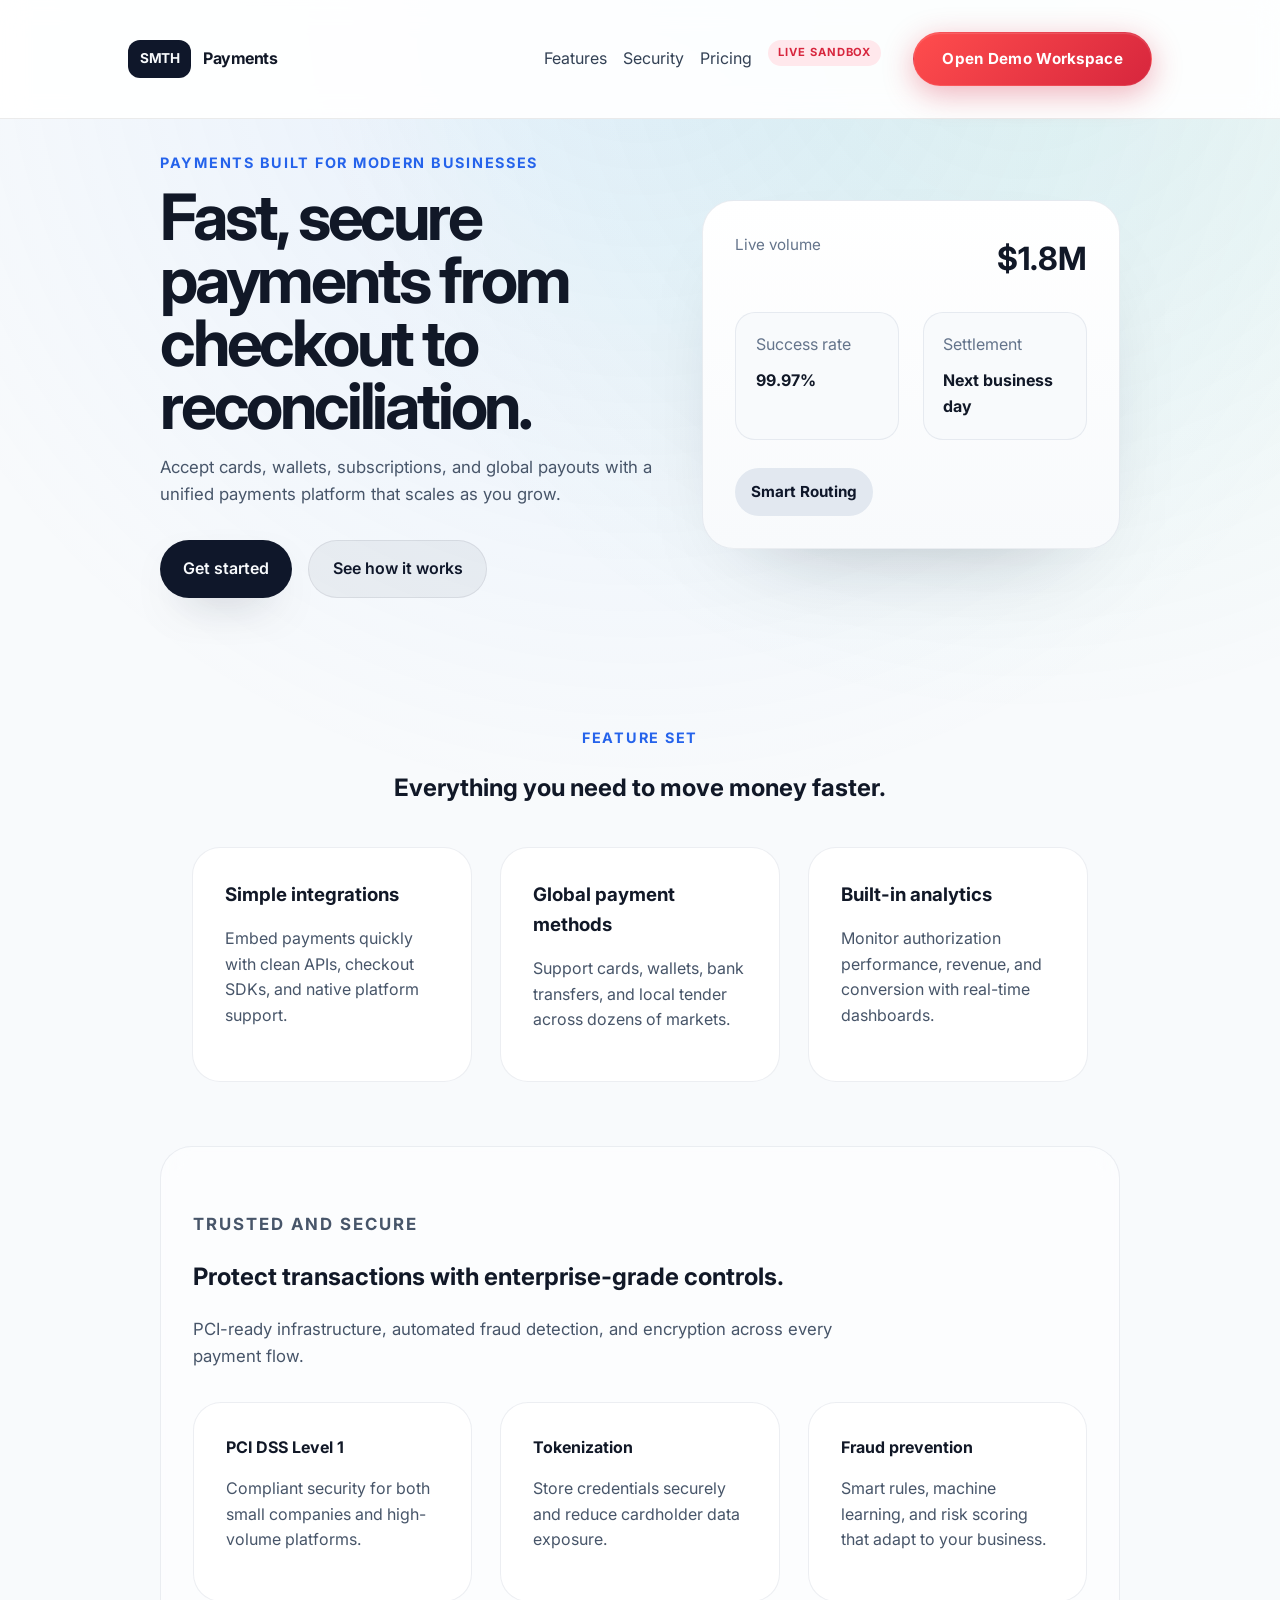
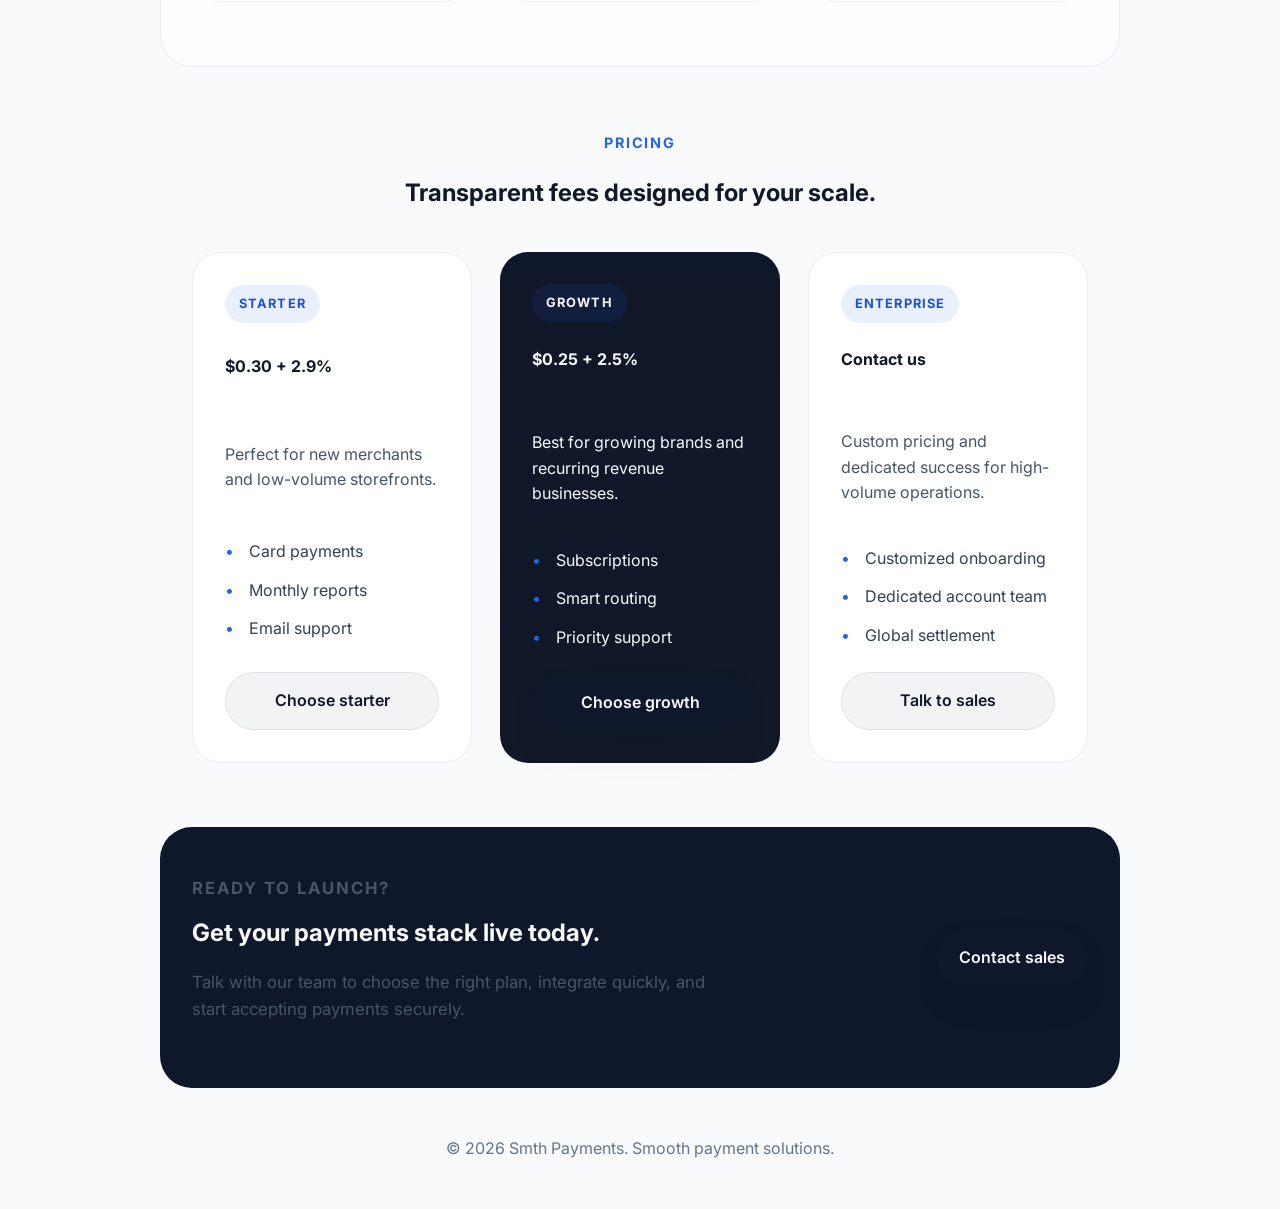
<file: index.html>
<!DOCTYPE html>
<html lang="en">
<head>
  <meta charset="UTF-8" />
  <meta name="viewport" content="width=device-width, initial-scale=1.0" />
  <title>Smth Payments | Smooth payment solutions</title>
  <link rel="preconnect" href="https://fonts.googleapis.com" />
  <link rel="preconnect" href="https://fonts.gstatic.com" crossorigin />
  <link href="https://fonts.googleapis.com/css2?family=Inter:wght@400;500;600;700;800&display=swap" rel="stylesheet" />
  <link rel="stylesheet" href="styles.css" />
</head>
<body>
  <header class="site-header">
    <div class="site-brand">
      <div class="mark">SMTH</div>
      <span>Payments</span>
    </div>
    <nav class="site-nav">
      <a href="#features">Features</a>
      <a href="#security">Security</a>
      <a href="#pricing">Pricing</a>
      <span class="demo-pill">
      LIVE SANDBOX
      </span>
      <br>
      <button type="button" id="open-demo" class="look-at-me">Open Demo Workspace</button>
    </nav>
  </header>

  <main>
    <section class="hero section-hero">
      <div class="hero-copy">
        <p class="eyebrow">Payments built for modern businesses</p>
        <h1>Fast, secure payments from checkout to reconciliation.</h1>
        <p class="hero-text">Accept cards, wallets, subscriptions, and global payouts with a unified payments platform that scales as you grow.</p>
        <div class="hero-actions">
          <a href="#pricing" class="button button-primary">Get started</a>
          <a href="#features" class="button button-outline">See how it works</a>
        </div>
      </div>
      <div class="hero-visual">
        <div class="card-card">
          <div class="card-header">
            <span>Live volume</span>
            <strong>$1.8M</strong>
          </div>
          <div class="card-body">
            <div class="stat">
              <span class="stat-label">Success rate</span>
              <strong>99.97%</strong>
            </div>
            <div class="stat">
              <span class="stat-label">Settlement</span>
              <strong>Next business day</strong>
            </div>
          </div>
          <div class="plan-chip">Smart Routing</div>
        </div>
      </div>
    </section>

    <section id="features" class="section features">
      <div class="section-intro">
        <p class="eyebrow">Feature set</p>
        <h2>Everything you need to move money faster.</h2>
      </div>
      <div class="grid grid-3">
        <article class="feature-card">
          <h3>Simple integrations</h3>
          <p>Embed payments quickly with clean APIs, checkout SDKs, and native platform support.</p>
        </article>
        <article class="feature-card">
          <h3>Global payment methods</h3>
          <p>Support cards, wallets, bank transfers, and local tender across dozens of markets.</p>
        </article>
        <article class="feature-card">
          <h3>Built-in analytics</h3>
          <p>Monitor authorization performance, revenue, and conversion with real-time dashboards.</p>
        </article>
      </div>
    </section>

    <section id="security" class="section security">
      <div class="security-copy">
        <p class="eyebrow">Trusted and secure</p>
        <h2>Protect transactions with enterprise-grade controls.</h2>
        <p>PCI-ready infrastructure, automated fraud detection, and encryption across every payment flow.</p>
      </div>
      <div class="security-list">
        <div class="security-item">
          <strong>PCI DSS Level 1</strong>
          <p>Compliant security for both small companies and high-volume platforms.</p>
        </div>
        <div class="security-item">
          <strong>Tokenization</strong>
          <p>Store credentials securely and reduce cardholder data exposure.</p>
        </div>
        <div class="security-item">
          <strong>Fraud prevention</strong>
          <p>Smart rules, machine learning, and risk scoring that adapt to your business.</p>
        </div>
      </div>
    </section>

    <section id="pricing" class="section pricing">
      <div class="section-intro">
        <p class="eyebrow">Pricing</p>
        <h2>Transparent fees designed for your scale.</h2>
      </div>
      <div class="grid grid-3">
        <article class="pricing-card">
          <span class="plan-label">Starter</span>
          <strong>$0.30 + 2.9%</strong>
          <p>Perfect for new merchants and low-volume storefronts.</p>
          <ul>
            <li>Card payments</li>
            <li>Monthly reports</li>
            <li>Email support</li>
          </ul>
          <a href="#contact" class="button button-outline">Choose starter</a>
        </article>
        <article class="pricing-card featured">
          <span class="plan-label">Growth</span>
          <strong>$0.25 + 2.5%</strong>
          <p>Best for growing brands and recurring revenue businesses.</p>
          <ul>
            <li>Subscriptions</li>
            <li>Smart routing</li>
            <li>Priority support</li>
          </ul>
          <a href="#contact" class="button button-primary">Choose growth</a>
        </article>
        <article class="pricing-card">
          <span class="plan-label">Enterprise</span>
          <strong>Contact us</strong>
          <p>Custom pricing and dedicated success for high-volume operations.</p>
          <ul>
            <li>Customized onboarding</li>
            <li>Dedicated account team</li>
            <li>Global settlement</li>
          </ul>
          <a href="#contact" class="button button-outline">Talk to sales</a>
        </article>
      </div>
    </section>

    <section id="contact" class="section contact">
      <div class="contact-copy">
        <p class="eyebrow">Ready to launch?</p>
        <h2>Get your payments stack live today.</h2>
        <p>Talk with our team to choose the right plan, integrate quickly, and start accepting payments securely.</p>
      </div>
      <a href="mailto:sales@smth-payments.com" class="button button-primary">Contact sales</a>
    </section>
  </main>

  <footer class="site-footer">
    <p>© 2026 Smth Payments. Smooth payment solutions.</p>
  </footer>
  <dialog id="demo-dialog" class="demo-dialog">
  <form id="demo-form">
    <button
      id="close-demo-dialog"
      class="dialog-close"
      type="button"
      aria-label="Close"
    >
      ×
    </button>

    <h2>Welcome to the SMTH Payments demo</h2>

    <p>
      Enter your name to personalise the dashboard. You can explore customer
      records, review payments, issue refunds and reset the demo data at any
      time.
    </p>

    <label for="demo-name">Your name</label>

    <input
      id="demo-name"
      name="name"
      type="text"
      autocomplete="given-name"
      placeholder="For example, Karen"
      required
    >

    <button class="button button-primary" type="submit">
      Open dashboard
    </button>
  </form>
</dialog>
<script>
  const demoDialog = document.querySelector('#demo-dialog');
  const demoForm = document.querySelector('#demo-form');
  const openDemoButton = document.querySelector('#open-demo');
  const closeDemoButton = document.querySelector('#close-demo-dialog');

  openDemoButton.addEventListener('click', () => {
    const savedName = localStorage.getItem('smth-demo-name');

    if (savedName) {
      window.location.href = '/dashboard.html';
      return;
    }

    demoDialog.showModal();
  });

  closeDemoButton.addEventListener('click', () => {
    demoDialog.close();
  });

  demoForm.addEventListener('submit', (event) => {
    event.preventDefault();

    const formData = new FormData(demoForm);
    const name = String(formData.get('name')).trim();

    if (!name) {
      return;
    }

    localStorage.setItem('smth-demo-name', name);
    window.location.href = '/dashboard.html';
  });
</script>
</body>
</html>
</file>
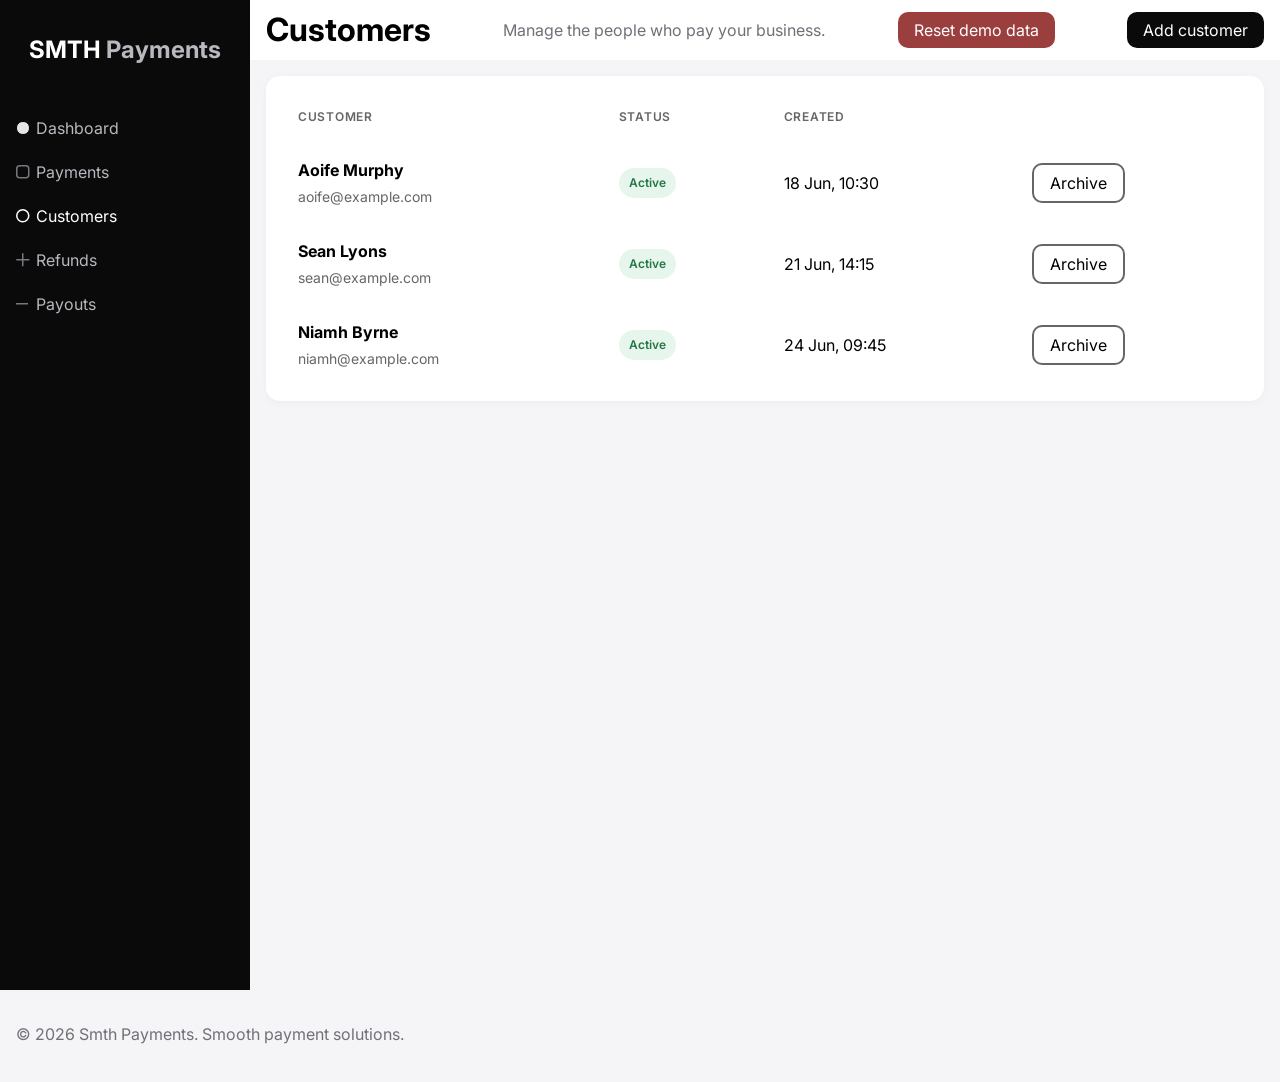
<file: customers.html>
<!DOCTYPE html>
<html lang="en">
<head>
<meta charset="UTF-8" />
<meta name="viewport" content="width=device-width, initial-scale=1.0" />
<title>Demo Dashboard Customers | Smth Payments</title>
<link rel="preconnect" href="https://fonts.googleapis.com">
<link rel="preconnect" href="https://fonts.gstatic.com" crossorigin>
<link href="https://fonts.googleapis.com/css2?family=Inter:ital,opsz,wght@0,14..32,100..900;1,14..32,100..900&family=VT323&display=swap" rel="stylesheet">
<link rel="stylesheet" href="styles-demo.css" />
</head>
<body>
    <main>
        <div class="sidebar">
            <h1>SMTH <span>Payments</span></h1>
            <nav class="site-nav">
                <ul>
                    <li class="icon icon-dashboard"><a href="/dashboard.html" class="active">Dashboard</a></li>
                    <li class="icon icon-payments"><a href="/payments.html">Payments</a></li>
                    <li class="icon icon-customers active"><a href="/customers.html">Customers</a></li>
                    <li class="icon icon-refunds"><a href="/refunds.html">Refunds</a></li>
                    <li class="icon icon-payouts"><a href="/payouts.html">Payouts</a></li>
                </ul>
            </nav>
            
        </div>
        <div class="all-content">
            <div class="top-bar">
                <h1>Customers</h1>
                <p>Manage the people who pay your business.</p>
                <button id="reset-demo-data" type="button" class="button-danger">
                    Reset demo data
                </button>
                <button id="open-customer-form" class="button button-primary" type="button">
                    Add customer
                </button>
            </div>
        <main class="main-content">
  <header class="page-header">
    <div>
     
    </div>

    
  </header>

  <section class="panel">
    <form id="customer-form" class="customer-form" hidden>
      <div>
        <label for="customer-name">Name</label>
        <input id="customer-name" name="name" required>
      </div>

      <div>
        <label for="customer-email">Email</label>
        <input id="customer-email" name="email" type="email" required>
      </div>

      <div class="form-actions">
        <button type="submit" class="button button-primary">
          Save customer
        </button>

        <button id="cancel-customer-form" type="button" class="button">
          Cancel
        </button>
      </div>
    </form>

    <div class="table-wrapper">
      <table class="payments-table">
        <thead>
          <tr>
            <th>Customer</th>
            <th>Status</th>
            <th>Created</th>
            <th></th>
          </tr>
        </thead>

        <tbody id="customers-body"></tbody>
      </table>
    </div>
  </section>
</main>


    <footer class="site-footer">
        <p>© 2026 Smth Payments. Smooth payment solutions.</p>
    </footer>
<script type="module" src="/js/customers.js"></script>
</body>
</html>
</file>
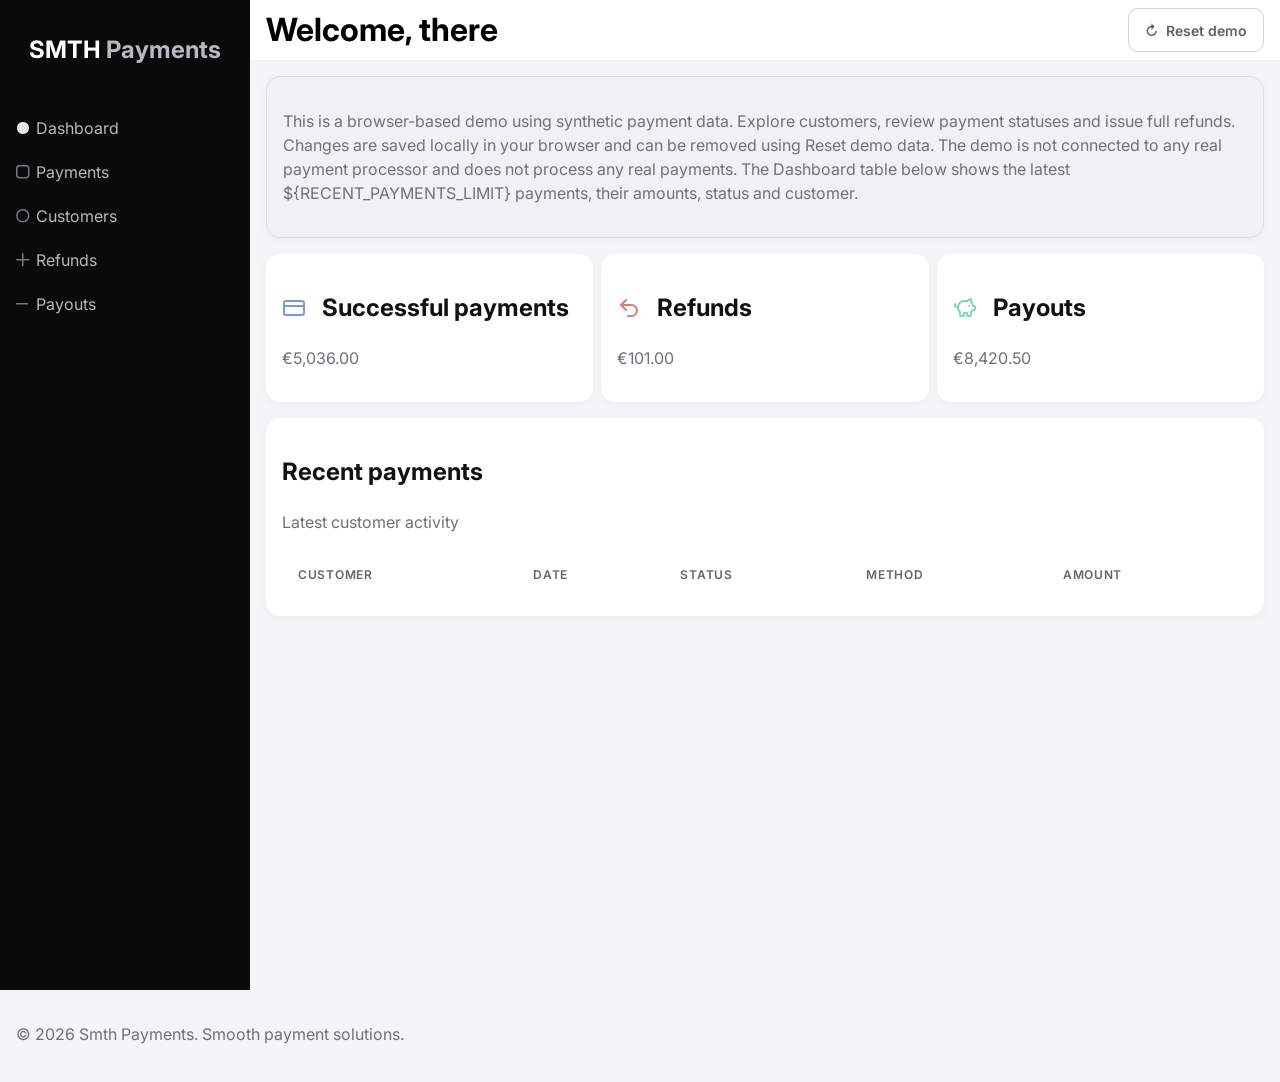
<file: dashboard.html>
<!DOCTYPE html>
<html lang="en">
<head>
<meta charset="UTF-8" />
<meta name="viewport" content="width=device-width, initial-scale=1.0" />
<title>Demo Dashboard | Smth Payments</title>
<link rel="preconnect" href="https://fonts.googleapis.com">
<link rel="preconnect" href="https://fonts.gstatic.com" crossorigin>
<link href="https://fonts.googleapis.com/css2?family=Inter:ital,opsz,wght@0,14..32,100..900;1,14..32,100..900&family=VT323&display=swap" rel="stylesheet">
<link rel="stylesheet" href="styles-demo.css" />
<script type="module">
    import { RECENT_PAYMENTS_LIMIT } from '/js/dashboard.js';
</script>
</head>
<body>
    <main>
        <div class="sidebar">
            <h1>SMTH <span>Payments</span></h1>
            <nav class="site-nav">
                <ul>
                    <li class="icon icon-dashboard"><a href="/dashboard.html" class="active">Dashboard</a></li>
                    <li class="icon icon-payments"><a href="/payments.html">Payments</a></li>
                    <li class="icon icon-customers"><a href="/customers.html">Customers</a></li>
                    <li class="icon icon-refunds"><a href="/refunds.html">Refunds</a></li>
                    <li class="icon icon-payouts"><a href="/payouts.html">Payouts</a></li>
                </ul>
            </nav>
            
        </div>
        <div class="all-content">
            <div class="top-bar">
                <h1>Welcome, <span id="demo-user-name"> </span></h1>
                <button
                    id="reset-demo-data"
                    class="reset-demo-button"
                    type="button"
                    >
                    <span aria-hidden="true">↻</span>
                    Reset demo
                </button>
            </div>
            <div class="main-content">
                <div class="panel demo-notice">
                    <p>
                    This is a browser-based demo using synthetic payment data. Explore
                    customers, review payment statuses and issue full refunds. Changes are
                    saved locally in your browser and can be removed using Reset demo data.
                    The demo is not connected to any real payment processor and does not process any real payments.
                    The Dashboard table below shows the latest ${RECENT_PAYMENTS_LIMIT} payments, their amounts, status and customer.
                    </p>
                </div>
                <section class="panels grid grid-3">
                    <div class="panel">
                        <h2 class="payments2-img">Successful payments</h2>
                        <p id="payments-total">€0.00</p>
                    </div>
                    <div class="panel">
                        <h2 class="refunds-img">Refunds</h2>
                       <p id="refunds-total">€0.00</p>
                    </div>
                    <div class="panel">
                        <h2 class="payouts-img">Payouts</h2>
                       <p id="next-payout-total">€0.00</p>
                    </div>
                </section>
                <section class="panel">
                    <div class="panel-header">
                        <div>
                            <h2>Recent payments</h2>
                            <p>Latest customer activity</p>
                        </div>
                    </div>
                    <div class="table-wrapper">
                        <table class="payments-table">
                            <thead>
                                <tr>
                                    <th>Customer</th>
                                    <th>Date</th>
                                    <th>Status</th>
                                    <th>Method</th>
                                    <th>Amount</th>
                                </tr>
                            </thead>

                            <tbody id="recent-payments-body"></tbody>
                        </table>
                    </div>
                </section>
            </div>
        </div>
    </main>
<div>
    <footer class="site-footer">
        <p>© 2026 Smth Payments. Smooth payment solutions.</p>
    </footer>
</div>
<script type="module" src="/js/dashboard.js"></script>
</body>
</html>
</file>
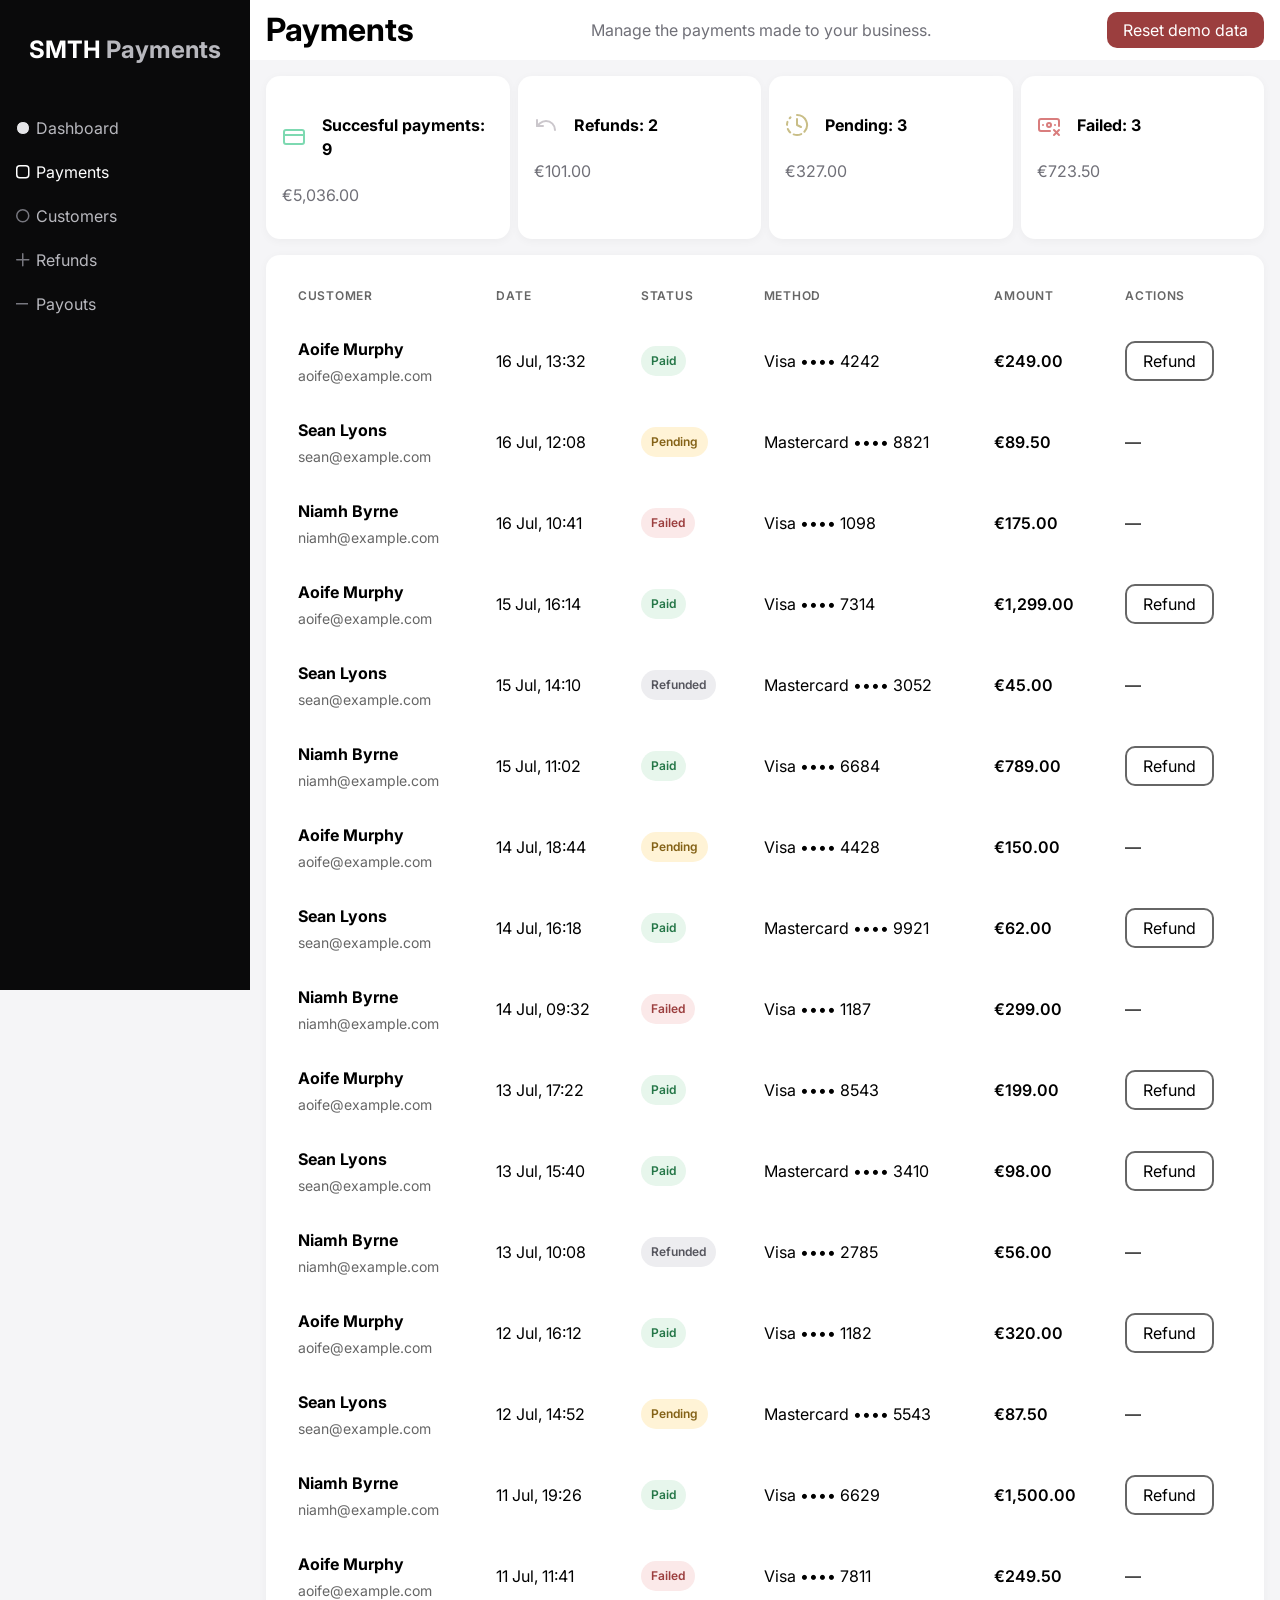
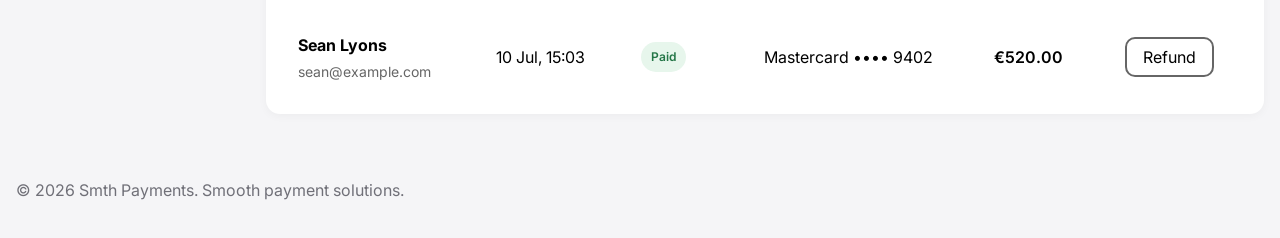
<file: payments.html>
<!DOCTYPE html>
<html lang="en">
<head>
<meta charset="UTF-8" />
<meta name="viewport" content="width=device-width, initial-scale=1.0" />
<title>Demo Payments Dashboard | Smth Payments</title>
<link rel="preconnect" href="https://fonts.googleapis.com">
<link rel="preconnect" href="https://fonts.gstatic.com" crossorigin>
<link href="https://fonts.googleapis.com/css2?family=Inter:ital,opsz,wght@0,14..32,100..900;1,14..32,100..900&family=VT323&display=swap" rel="stylesheet">
<link rel="stylesheet" href="styles-demo.css" />
</head>
<body>
    <main>
        <div class="sidebar">
            <h1>SMTH <span>Payments</span></h1>
            <nav class="site-nav">
                <ul>
                    <li class="icon icon-dashboard"><a href="/dashboard.html" class="active">Dashboard</a></li>
                    <li class="icon icon-payments active"><a href="/payments.html">Payments</a></li>
                    <li class="icon icon-customers"><a href="/customers.html">Customers</a></li>
                    <li class="icon icon-refunds"><a href="/refunds.html">Refunds</a></li>
                    <li class="icon icon-payouts"><a href="/payouts.html">Payouts</a></li>
                </ul>
            </nav>         
        </div>
        <div class="all-content">
            <div class="top-bar">
                <h1>Payments</h1>
                <p>Manage the payments made to your business.</p>
                <button id="reset-demo-data" type="button" class="button-danger">
                    Reset demo data
                </button>
            </div>
            <div class="main-content">
                <header class="page-header">
                  <div class="summary grid grid-4">
                    <div class="summary-item panel">
                      <h4 class="payments3-img">Succesful payments: <span id="total-payments">0</span></h4>
                      <p id="total-revenue">0.00</p>
                    </div>
                    
                    <div class="summary-item panel">
                      <h4 class="refunds-grey-img">Refunds: <span id="total-refunds-number">0</span></h4>
                      <p id="total-refunds">0.00</p>
                    </div>
                    
                    <div class="summary-item panel">
                      <h4 class="pending-img">Pending: <span id="total-pending-number">0</span></h4>
                      <p id="total-pending">0.00</p>
                    </div>

                    <div class="summary-item panel">
                      <h4 class="failed-img">Failed: <span id="total-failed-number">0</span></h4>
                      <p id="total-failed">0.00</p>
                    </div>
                  </div>
                </header>
                <section class="panel">
                  <div
                    id="payments-message"
                    class="page-message"
                    role="status"
                    hidden
                  ></div>

                  <div class="table-wrapper">
                    <table class="payments-table">
                      <thead>
                        <tr>
                          <th>Customer</th>
                          <th>Date</th>
                          <th>Status</th>
                          <th>Method</th>
                          <th>Amount</th>
                          <th>Actions</th>
                        </tr>
                      </thead>

                      <tbody id="payments-body"></tbody>
                    </table>
                  </div>
                </section>
           
            </div>
    </main>
    <footer class="site-footer">
        <p>© 2026 Smth Payments. Smooth payment solutions.</p>
    </footer>
<script type="module" src="/js/payments.js"></script>
</body>
</html>
</file>
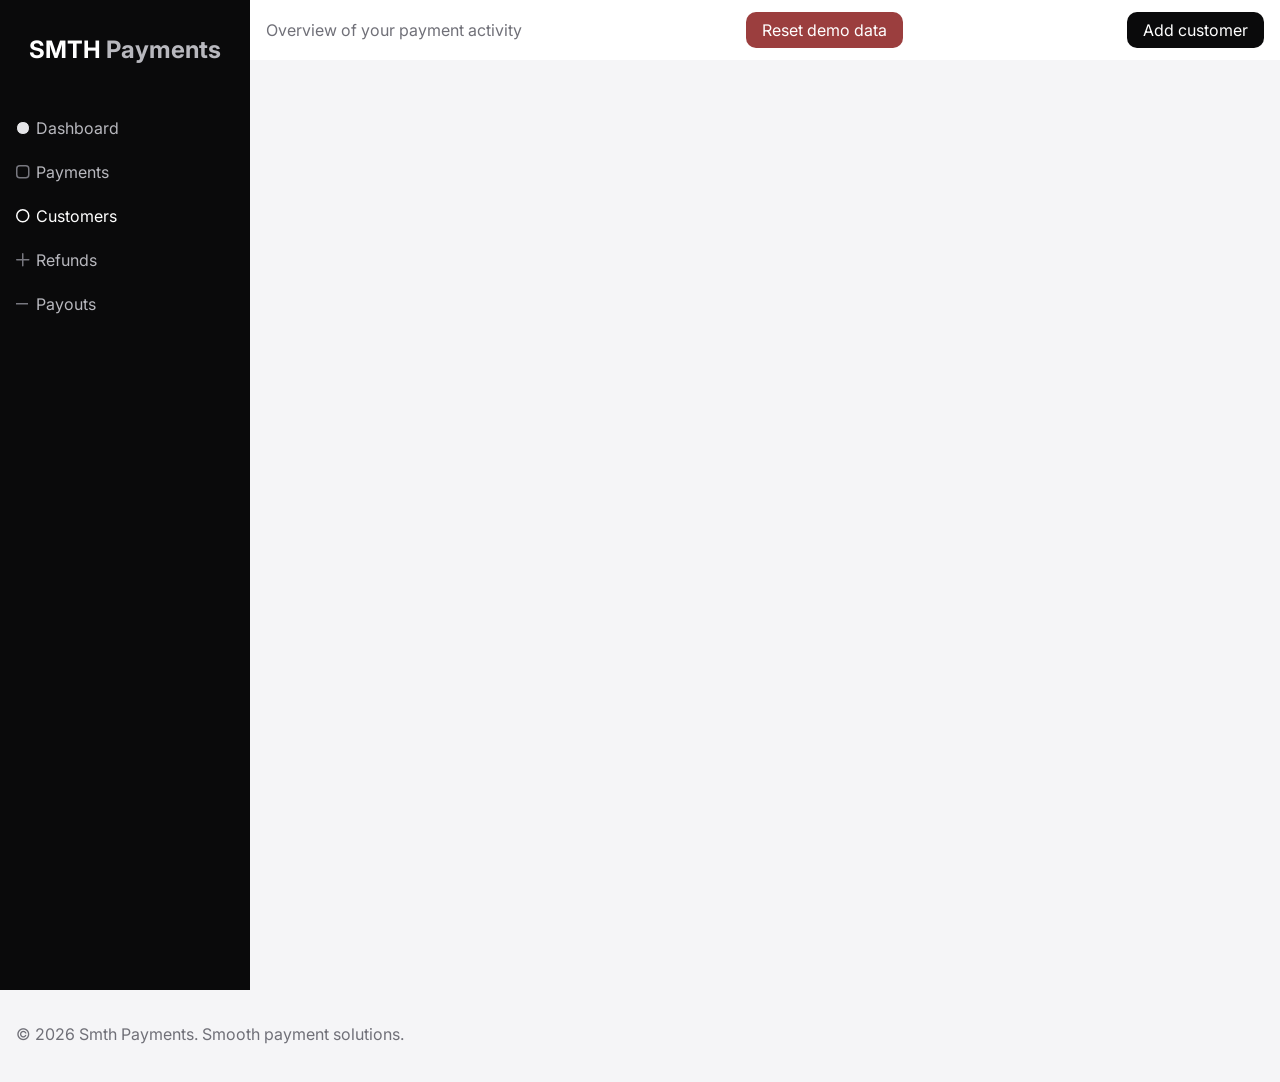
<file: template.html>
<!DOCTYPE html>
<html lang="en">
<head>
<meta charset="UTF-8" />
<meta name="viewport" content="width=device-width, initial-scale=1.0" />
<title>Demo Dashboard | Smth Payments</title>
<link rel="preconnect" href="https://fonts.googleapis.com">
<link rel="preconnect" href="https://fonts.gstatic.com" crossorigin>
<link href="https://fonts.googleapis.com/css2?family=Inter:ital,opsz,wght@0,14..32,100..900;1,14..32,100..900&family=VT323&display=swap" rel="stylesheet">
<link rel="stylesheet" href="styles-demo.css" />
</head>
<body>
    <main>
        <div class="sidebar">
            <h1>SMTH <span>Payments</span></h1>
            <nav class="site-nav">
                <ul>
                    <li class="icon icon-dashboard"><a href="/dashboard.html" class="active">Dashboard</a></li>
                    <li class="icon icon-payments"><a href="/payments.html">Payments</a></li>
                    <li class="icon icon-customers active"><a href="/customers.html">Customers</a></li>
                    <li class="icon icon-refunds"><a href="/refunds.html">Refunds</a></li>
                    <li class="icon icon-payouts"><a href="/payouts.html">Payouts</a></li>
                </ul>
            </nav>
            
        </div>
        <div class="all-content">
            <div class="top-bar">
                <p>Overview of your payment activity</p>
                <button id="reset-demo-data" type="button" class="button-danger">
                    Reset demo data
                </button>
                <button id="open-customer-form" class="button button-primary" type="button">
                    Add customer
                </button>
            </div>
            <main class="main-content">

            </main>    

    <footer class="site-footer">
        <p>© 2026 Smth Payments. Smooth payment solutions.</p>
    </footer>
<script type="module" src="/js/customers.js"></script>
</body>
</html>
</file>
<file: styles.css>
:root {
  color-scheme: light;
  font-family: 'Inter', system-ui, -apple-system, BlinkMacSystemFont, 'Segoe UI', sans-serif;
  background: #f5f7fb;
  color: #111827;
  font-size: 16px;
  line-height: 1.6;
}

* {
  box-sizing: border-box;
}

html, body {
  margin: 0;
  min-height: 100%;
}

body {
  background: radial-gradient(circle at top, rgba(96, 165, 250, 0.12), transparent 28%),
    radial-gradient(circle at 80% 0%, rgba(16, 185, 129, 0.1), transparent 24%),
    #f8fafc;
}
main {
    padding: 0 10rem;
}
img {
  max-width: 100%;
  display: block;
}

button, a {
  font: inherit;
}

a {
  color: inherit;
  text-decoration: none;
}

header {
  display: flex;
  justify-content: space-between;
  align-items: center;
  padding: 2rem 10%;
  margin: 0 auto;
  position: sticky;
  top: 0;
  z-index: 1000;

  background: rgba(255, 255, 255, 0.92);
  border-bottom: 1px solid rgba(0, 0, 0, 0.08);

  backdrop-filter: blur(14px);
  -webkit-backdrop-filter: blur(14px);
}

.site-brand {
  display: inline-flex;
  align-items: center;
  gap: 0.75rem;
  font-weight: 700;
  letter-spacing: -0.03em;
}

.site-brand .mark {
  padding: 0.5rem 0.75rem;
  border-radius: 0.75rem;
  background: #0f172a;
  color: #f8fafc;
  font-size: 0.85rem;
}

.site-nav {
  display: flex;
  align-items: center;
  gap: 1rem;
  flex-wrap: wrap;
}

.site-nav a {
  color: #334155;
}

.button {
  display: inline-flex;
  align-items: center;
  justify-content: center;
  border-radius: 999px;
  padding: 0.95rem 1.45rem;
  font-weight: 600;
  transition: transform 0.2s ease, box-shadow 0.2s ease, background-color 0.2s ease;
}

.button:hover {
  transform: translateY(-1px);
}

.button-primary {
  background: #0f172a;
  color: #f8fafc;
  box-shadow: 0 18px 45px -25px rgba(15, 23, 42, 0.7);
}

.button-secondary,
.button-outline {
  background: rgba(15, 23, 42, 0.05);
  color: #0f172a;
  border: 1px solid rgba(15, 23, 42, 0.08);
}

.section {
  max-width: 1180px;
  margin: 0 auto;
  padding: 4rem 2rem;
}

.section-intro {
  text-align: center;
  margin-bottom: 2.5rem;
}
.look-at-me {
    position: relative;
    display: inline-flex;
    align-items: center;
    justify-content: center;

    padding: 14px 28px;

    border-radius: 999px;

    font-weight: 700;
    font-size: 0.95rem;
    letter-spacing: .02em;

    color: white;
    text-decoration: none;

    background: linear-gradient(
        135deg,
        #ff4d4d,
        #d7263d
    );

    border: 1px solid rgba(255,255,255,.08);

    box-shadow:
        0 8px 30px rgba(215,38,61,.35),
        inset 0 1px 1px rgba(255,255,255,.15);

    transition:
        transform .2s ease,
        box-shadow .2s ease,
        filter .2s ease;

    overflow: hidden;
    cursor: pointer;
}
.look-at-me:before {

    content: "";

    position: absolute;

    top: 0;
    left: -120%;

    width: 60%;
    height: 100%;

    background:
        linear-gradient(
            90deg,
            transparent,
            rgba(255,255,255,.35),
            transparent
        );

    transform: skewX(-25deg);

    animation: demoShine 4s infinite;

}
.look-at-me:hover {
transform:
        translateY(-2px)
        scale(1.03);

    filter: brightness(1.08);

    box-shadow:
        0 14px 40px rgba(215,38,61,.45),
        inset 0 1px 1px rgba(255,255,255,.2);
      }
.look-at-me:active {

    transform: scale(.98);
}
@keyframes demoShine {

    0% {
        left: -120%;
    }

    30% {
        left: 140%;
    }

    100% {
        left: 140%;
    }

}

.demo-pill {

    display:inline-block;

    margin-bottom:12px;

    padding:4px 10px;

    border-radius:999px;

    background:#ffe8ec;

    color:#d7263d;

    font-size:.7rem;

    font-weight:700;

    letter-spacing:.08em;

    text-transform:uppercase;
}
.eyebrow {
  margin: 0 0 0.75rem;
  color: #2563eb;
  font-size: 0.9rem;
  font-weight: 700;
  letter-spacing: 0.12em;
  text-transform: uppercase;
}

.hero {
  display: grid;
  grid-template-columns: 1.1fr 0.9fr;
  gap: 2rem;
  align-items: center;
  padding-top: 2rem;
  padding-bottom: 4rem;
}

.hero-copy h1 {
  font-size: clamp(3rem, 5vw, 4.4rem);
  line-height: 0.98;
  margin: 0;
  letter-spacing: -0.05em;
}

.hero-text,
.security-copy p,
.contact-copy p {
  max-width: 44rem;
  color: #475569;
  font-size: 1.05rem;
}

.hero-actions {
  display: flex;
  flex-wrap: wrap;
  gap: 1rem;
  margin-top: 2rem;
}

.hero-visual {
  position: relative;
}

.card-card {
  position: relative;
  background: linear-gradient(180deg, #ffffff 0%, #f8fafc 100%);
  border: 1px solid rgba(148, 163, 184, 0.2);
  border-radius: 2rem;
  padding: 2rem;
  box-shadow: 0 40px 100px -60px rgba(15, 23, 42, 0.35);
  overflow: hidden;
}

.card-header {
  display: flex;
  justify-content: space-between;
  align-items: flex-start;
  gap: 1rem;
  margin-bottom: 1.75rem;
}

.card-header span {
  color: #64748b;
  font-size: 0.95rem;
}

.card-header strong {
  display: block;
  font-size: 2rem;
}

.card-body {
  display: grid;
  grid-template-columns: repeat(2, minmax(0, 1fr));
  gap: 1.5rem;
}

.stat {
  padding: 1.2rem;
  background: #f8fafc;
  border-radius: 1.25rem;
  border: 1px solid rgba(148, 163, 184, 0.18);
}

.stat-label {
  display: block;
  margin-bottom: 0.65rem;
  color: #64748b;
}

.plan-chip {
  display: inline-flex;
  margin-top: 1.75rem;
  padding: 0.75rem 1rem;
  border-radius: 999px;
  background: #e2e8f0;
  color: #0f172a;
  font-size: 0.95rem;
  font-weight: 700;
}

.features .grid,
.pricing .grid,
.security-list {
  display: grid;
  gap: 1.75rem;
}

.grid-3 {
  grid-template-columns: repeat(3, minmax(0, 1fr));
}

.feature-card,
.pricing-card,
.security-item {
  background: #ffffff;
  border: 1px solid rgba(148, 163, 184, 0.18);
  border-radius: 1.75rem;
  padding: 2rem;
}

.feature-card h3,
.pricing-card strong,
.security-item strong {
  margin: 0 0 1rem;
}

.feature-card p,
.pricing-card p,
.security-item p {
  color: #475569;
}

.pricing-card {
  display: flex;
  flex-direction: column;
  justify-content: space-between;
  gap: 1.5rem;
}

.pricing-card.featured {
  background: linear-gradient(180deg, #0f172a 0%, #111827 100%);
  color: #f8fafc;
  border: none;
}

.pricing-card.featured .plan-label,
.pricing-card.featured strong,
.pricing-card.featured p,
.pricing-card.featured li {
  color: #f8fafc;
}

.plan-label {
  display: inline-flex;
  align-items: center;
  justify-content: center;
  width: fit-content;
  border-radius: 999px;
  padding: 0.55rem 0.9rem;
  background: rgba(37, 99, 235, 0.1);
  color: #1d4ed8;
  text-transform: uppercase;
  letter-spacing: 0.08em;
  font-size: 0.8rem;
  font-weight: 700;
}

.pricing-card ul {
  list-style: none;
  padding: 0;
  margin: 0;
  display: grid;
  gap: 0.8rem;
}

.pricing-card li {
  position: relative;
  padding-left: 1.5rem;
  color: #334155;
}

.pricing-card li::before {
  content: '•';
  position: absolute;
  left: 0;
  top: 0;
  color: #2563eb;
}

.security {
  background: rgba(255, 255, 255, 0.52);
  backdrop-filter: blur(14px);
  border-radius: 2rem;
  border: 1px solid rgba(148, 163, 184, 0.18);
}

.security-copy {
  margin-bottom: 2rem;
}

.security-list {
  grid-template-columns: repeat(3, minmax(0, 1fr));
}

.contact {
  display: flex;
  align-items: center;
  justify-content: space-between;
  padding: 3rem 2rem;
  gap: 2rem;
  background: #0f172a;
  color: #f8fafc;
  border-radius: 2rem;
}

.contact-copy h2 {
  margin: 0 0 1rem;
}

.contact-copy p {
  max-width: 34rem;
}

.site-footer {
  text-align: center;
  padding: 2rem;
  color: #64748b;
}

@media (max-width: 980px) {
  .hero,
  .contact {
    grid-template-columns: 1fr;
  }

  .site-header {
    flex-direction: column;
    align-items: stretch;
    gap: 1rem;
  }

  .site-nav {
    justify-content: center;
  }

  .grid-3,
  .security-list {
    grid-template-columns: 1fr;
  }
}

@media (max-width: 640px) {
  .site-header,
  .section,
  .contact {
    padding-left: 1.25rem;
    padding-right: 1.25rem;
  }

  .hero-copy h1 {
    font-size: 2.75rem;
  }

  .hero-actions {
    flex-direction: column;
  }

  .button {
    width: 100%;
  }

  .card-body {
    grid-template-columns: 1fr;
  }
}

.demo-dialog {
    width: min(90vw, 480px);
    padding: 0;

    border: 1px solid rgba(148, 163, 184, 0.35);
    border-radius: 24px;

    background: #ffffff;
    color: #111827;

    box-shadow:
        0 30px 90px rgba(15, 23, 42, 0.35),
        0 8px 24px rgba(15, 23, 42, 0.12);
}

.demo-dialog::backdrop {
    background: rgba(15, 23, 42, 0.68);
    backdrop-filter: blur(6px);
    -webkit-backdrop-filter: blur(6px);
}

.demo-dialog form {
    position: relative;
    display: grid;
    gap: 1rem;
    padding: 2rem;
}

.demo-dialog h2 {
    margin: 0;
    padding-right: 2rem;

    font-size: 1.75rem;
    line-height: 1.2;
    letter-spacing: -0.03em;
}

.demo-dialog p {
    margin: 0 0 0.5rem;
    color: #64748b;
    line-height: 1.6;
}

.demo-dialog label {
    color: #334155;
    font-size: 0.9rem;
    font-weight: 700;
}

.demo-dialog input {
    width: 100%;
    padding: 0.9rem 1rem;

    border: 1px solid #cbd5e1;
    border-radius: 12px;

    background: #f8fafc;
    color: #111827;

    font: inherit;
    outline: none;
}

.demo-dialog input:focus {
    border-color: #0f172a;

    box-shadow:
        0 0 0 3px rgba(15, 23, 42, 0.12);
}

.demo-dialog .button {
    width: 100%;
    margin-top: 0.5rem;

    border: 0;
    background: #0f172a;
    color: #ffffff;

    cursor: pointer;
}

.demo-dialog .button:hover {
    background: #1e293b;
}

.dialog-close {
    position: absolute;
    top: 1rem;
    right: 1rem;

    display: grid;
    place-items: center;

    width: 36px;
    height: 36px;
    padding: 0;

    border: 0;
    border-radius: 50%;

    background: #f1f5f9;
    color: #475569;

    font-size: 1.35rem;
    line-height: 1;
    cursor: pointer;
}

.dialog-close:hover {
    background: #e2e8f0;
    color: #0f172a;
}
</file>
<file: styles-demo.css>
:root {
  --bg: #F5F5F7;
  --surface: #FFFFFF;
  --surface-2: #0A0A0B;

  --text: #111113;
  --text-2: #707078;
  --muted: #666666;
  --bright-muted: #B8B8BE;
  --bright: #fff;
  --light-green: #E7F6EC;
  --light-yellow: #FFF3D6;
  --light-red: #FBE9E9;
  --danger-red: #9B3E3E;
  --bright-red: #FF0000;

  --radius: 14px;
  --button-radius: 10px;

  --shadow:
    0 2px 10px rgba(0,0,0,.04);

  --space-1:4px;
  --space-2:8px;
  --space-3:12px;
  --space-4:16px;
  --space-5:20px;
  --space-6:24px;
  --space-7:28px;
  --space-8:32px;
  --space-9:36px;
  --space-10:40px;

  font:100%/1.5 "Inter", sans-serif;
}

* {
  box-sizing: border-box;
}

body {
  margin: 0;
  background: var(--bg);
}
footer {
    clear:both;
}
button {
    border: 2px solid var(--muted);
    cursor: pointer;
    font-family: inherit;
    font-size: 1rem;
    padding: var(--space-2) var(--space-4);
    border-radius: var(--button-radius);
    background: var(--surface);
}
button:hover {
    background: var(--bright-muted);
}
.button-primary {
    background: var(--surface-2);
    color: var(--bright);
    border:none;
}
.button-danger {   
    background: var(--danger-red);
    color: var(--bright);
    border:none;
}
.button-danger:hover {   
    background: var(--bright-red);
    color: var(--bright);
    border:none;
}
.grid {
    display: grid;
    gap: var(--space-2);
}
.grid-3 {
    grid-template-columns: repeat(3, 1fr);
}
.grid-4 {
    grid-template-columns: repeat(4, 1fr);
}
.grid-5 {
    grid-template-columns: repeat(5, 1fr);
}
.grid-3 {
    grid-template-columns: repeat(3, 1fr);
}
.sidebar {
    background: var(--surface-2);
    width: 250px;
    height: 110vh;
    float:left;
}
.all-content{
    width: 100%;
    height: 100vh;
}
.top-bar {
    background: var(--surface);
    height: 60px;
    width: calc(100% - 250px);
    float:left;
    display:flex;
    justify-content: space-between;
    align-items: center;
    padding: 0 var(--space-4);
}
.main-content {
    background: var(--bg);
    width: calc(100% - 250px);
    min-height: 100vh;
    float:left;
    padding: var(--space-4);
}
.site-footer {
    background: var(--surface-1);
    clear:both;
    padding: var(--space-5) var(--space-4);
}
.panel {
    background: var(--surface);
    border-radius: var(--radius);
    box-shadow: var(--shadow);
    padding: var(--space-4);
    margin-bottom: var(--space-4);
}
.demo-notice {
  background: #f1f1f3;
  border: 1px solid #ddddE2;
  color: #66666d;
}
.reset-demo-button {
  display: inline-flex;
  align-items: center;
  gap: 0.5rem;

  padding: 0.65rem 1rem;

  border: 1px solid #d1d1d6;
  border-radius: 10px;

  background: #ffffff;
  color: #5f5f67;

  font: inherit;
  font-size: 0.875rem;
  font-weight: 600;

  cursor: pointer;

  transition:
    background 160ms ease,
    border-color 160ms ease,
    color 160ms ease,
    transform 160ms ease,
    box-shadow 160ms ease;
}

.reset-demo-button:hover {
  border-color: #b54444;
  background: #fff5f5;
  color: #9f3434;

  box-shadow: 0 4px 14px rgba(159, 52, 52, 0.1);
  transform: translateY(-1px);
}

.reset-demo-button:active {
  transform: translateY(0);
}

.reset-demo-button:focus-visible {
  outline: 3px solid rgba(181, 68, 68, 0.2);
  outline-offset: 2px;
}
.button-primary
.button-secondary
.button-danger{
    border-radius: var(--button-radius);
}
.button-primary {
    background-color: var(--surface-2);
    color: var(--bright);
}

.status-paid
.status-pending
.status-failed {
    border-radius: var(--button-radius);
    color: var(--muted)
}

.status-paid { background-color: var(--light-green);}
.status-pending { background-color: var(--light-yellow);}
.status-failed { background-color: var(--light-red);}

/* sidebar */
.sidebar h1 {
    color: var(--bright);
    text-align: center;
    padding: var(--space-4) 0;
    font-size: 1.5rem;
}
.sidebar h1 span{
    color: var(--bright-muted);
}
/* navbar */
nav.site-nav {
    display: flex;
    flex-direction: column;
    padding: var(--space-4);
}
nav.site-nav ul {
    list-style: none;
    padding: 0;
    margin: 0;
}
nav.site-nav li {
    margin-bottom: var(--space-5);
    padding-left: var(--space-5);
}
nav.site-nav .icon:hover, nav.site-nav .icon.active {
    filter: brightness(0) saturate(100%) invert(100%) sepia(0%) saturate(10000%) hue-rotate(0deg);
}
nav.site-nav a {
    text-decoration: none;
    color: var(--bright-muted);       
    padding: var(--space-2) 0;
}
nav.site-nav a:hover {
    color: var(--bright);
}

/* icons */

.icon-payments {
    background: url('icons/payments.svg') no-repeat left center;
}
.icon-customers {
    background: url('icons/customers.svg') no-repeat left center;
}
.icon-refunds {
    background: url('icons/refunds.svg') no-repeat left center;
}
.icon-payouts {
    background: url('icons/payouts.svg') no-repeat left center;
}
.icon-dashboard {
    background: url('icons/dashboard.svg') no-repeat left center;
}
.payments2-img {
    background: url('icons/payments2.svg') no-repeat left center;
    padding-left: var(--space-10);
}
.payments3-img {
    background: url('icons/payments3.svg') no-repeat left center;
    padding-left: var(--space-10);
}
.refunds-img {
    background: url('icons/refund-red.svg') no-repeat left center;
    padding-left: var(--space-10);
}
.refunds-grey-img {
    background: url('icons/refund-grey.svg') no-repeat left center;
    padding-left: var(--space-10);
}
.payouts-img {
    background: url('icons/payout.svg') no-repeat left center;
    padding-left: var(--space-10);
}
.failed-img {
    background: url('icons/failed.svg') no-repeat left center;
    padding-left: var(--space-10);
}
.pending-img {
    background: url('icons/pending.svg') no-repeat left center;
    padding-left: var(--space-10);
}
/* types */
h2 {
    color: var(--text);
}
h3 {
    color: var(--text-2);
}
p {
    color: var(--text-2);
}

.site-footer {
    color: var(--muted);
    padding-top: var(--space-4);
}

/* data table */

.table-wrapper {
    overflow-x: auto;
}

.payments-table {
    width: 100%;
    border-collapse: collapse;
}

.payments-table th,
.payments-table td {
    padding: 16px;
    text-align: left;
    border-bottom: 1px solid var(--border);
}

.payments-table th {
    color: var(--muted);
    font-size: 0.75rem;
    font-weight: 600;
    text-transform: uppercase;
    letter-spacing: 0.06em;
}

.customer-cell {
    display: flex;
    flex-direction: column;
    gap: 4px;
}

.customer-cell span {
    color: var(--muted);
    font-size: 0.875rem;
}

.amount {
    font-weight: 600;
}

.status {
    display: inline-flex;
    padding: 6px 10px;
    border-radius: 999px;
    font-size: 0.75rem;
    font-weight: 600;
    text-transform: capitalize;
}

.status-paid, .status-active {
    color: #247647;
    background: #e7f6ec;
}
.status-refunded {
    color: #55555d;
    background: #ededf0;
}
.status-pending {
    color: #846217;
    background: #fff3d6;
}

.status-failed, .status-archived {
    color: #9b3e3e;
    background: #fbe9e9;
}

.coming-soon-image{
    width: 50%;
}
</file>
